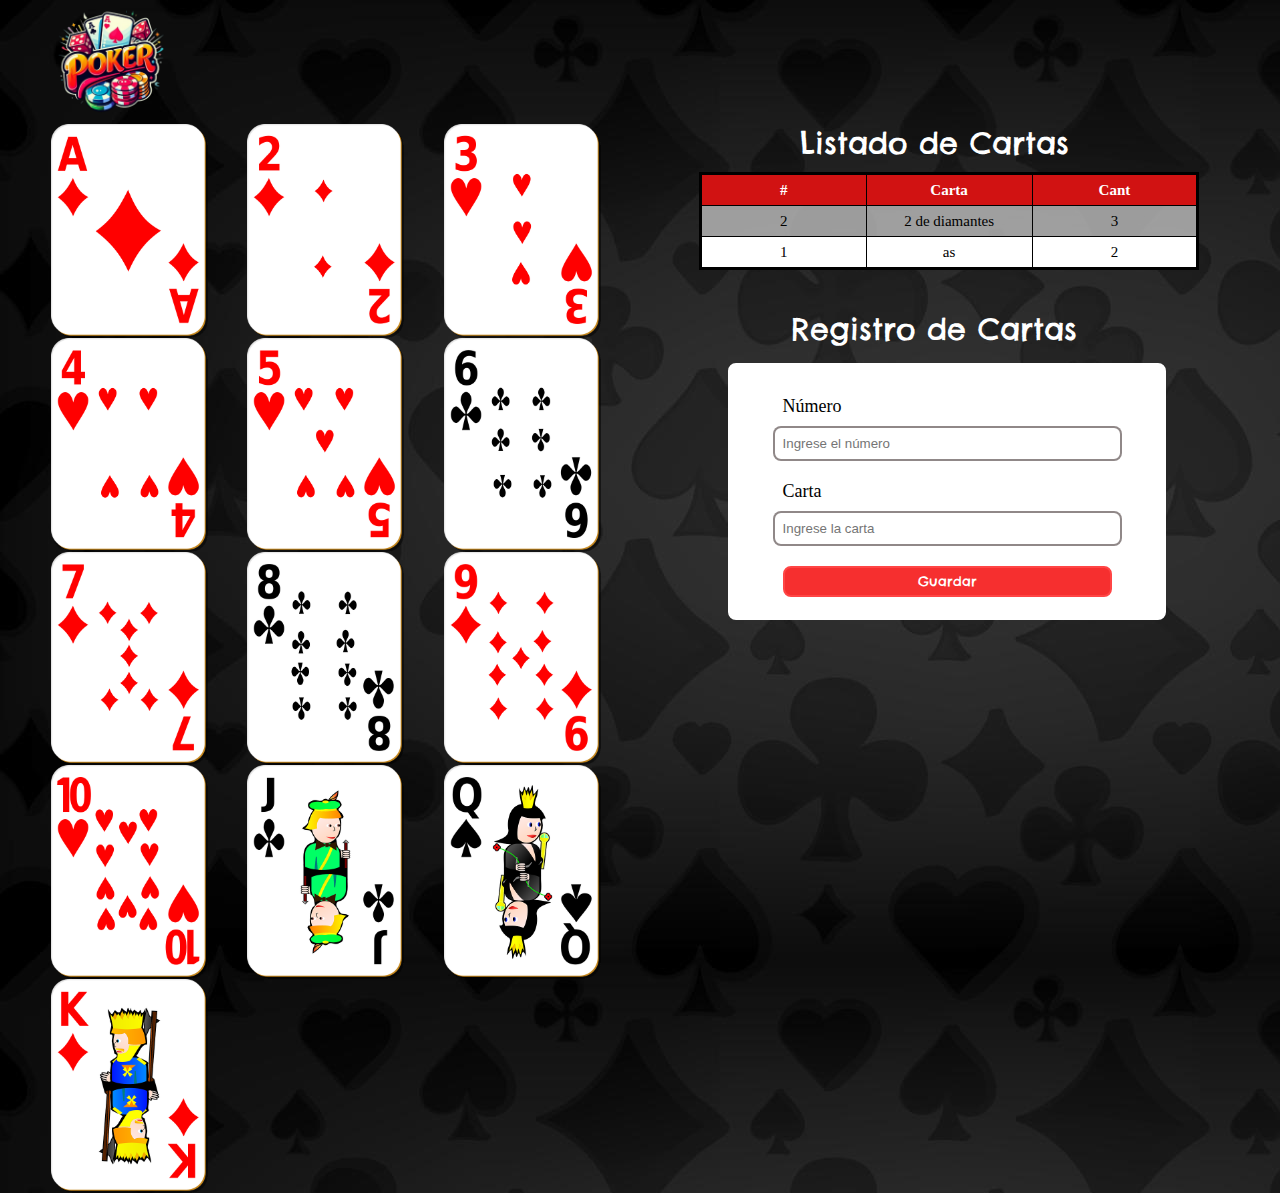
<file: index.html>
<!DOCTYPE html>
<html lang="en">

<head>
    <meta charset="UTF-8">
    <meta name="viewport" content="width=device-width, initial-scale=1.0">
    <link rel="stylesheet" href="css/style.css">
    <title>Poker</title>
    <script src="https://code.jquery.com/jquery-3.3.1.min.js" crossorigin="anonymous"></script>

</head>

<body>
    <header class="header">
        <nav>
            <img class="logo" src="img/logo1.png" alt="ShowDown">
        </nav>
    </header>
    <main>
        <div class="contenedor">
            <div class="imgCartas">
                <img class="cartas" src="img/1.png" alt="" data-carta="1">
                <img class="cartas" src="img/2.png" alt="" data-carta="2">
                <img class="cartas" src="img/3.png" alt="" data-carta="3">
                <img class="cartas" src="img/4.png" alt="" data-carta="4">
                <img class="cartas" src="img/5.png" alt="" data-carta="5">
                <img class="cartas" src="img/6.png" alt="" data-carta="6">
                <img class="cartas" src="img/7.png" alt="" data-carta="7">
                <img class="cartas" src="img/8.png" alt="" data-carta="8">
                <img class="cartas" src="img/9.png" alt="" data-carta="9">
                <img class="cartas" src="img/10.png" alt="" data-carta="10">
                <img class="cartas" src="img/11.png" alt="" data-carta="11">
                <img class="cartas" src="img/12.png" alt="" data-carta="12">
                <img class="cartas" src="img/13.png" alt="" data-carta="13">
            </div>

            <div class="informacion">
                <div class="tabla">
                    <h2>Listado de Cartas</h2>
                    <table class="table">
                        <thead>
                            <tr>
                                <th>#</th>
                                <th>Carta</th>
                                <th>Cant</th>
                            </tr>
                        </thead>
                        <tbody id="lista">
                            <tr>
                                <td>1</td>
                                <td>As</td>
                                <td>2</td>
                            </tr>
                            <tr>
                                <td>2</td>
                                <td>2 Diamantes</td>
                                <td>3</td>
                            </tr>
                        </tbody>

                    </table>
                </div>

                <div class="registro">
                    <h2>Registro de Cartas</h2>
                    <form class="formularioRegistro">
                        <label for="inputNumero" class="labels">Número</label>
                        <input type="text" id="numero" placeholder="Ingrese el número" class="inputs">
                        <label for="inputCarta" class="labels" >Carta</label>
                        <input type="text" id="carta" placeholder="Ingrese la carta" class="inputs">
                        <button class="btn-registrar" id="registrar">Guardar</button>
                    </form>


                </div>
            </div>
        </div>
    </main>

    <script src="js/script.js"></script>
</body>

</html>
</file>
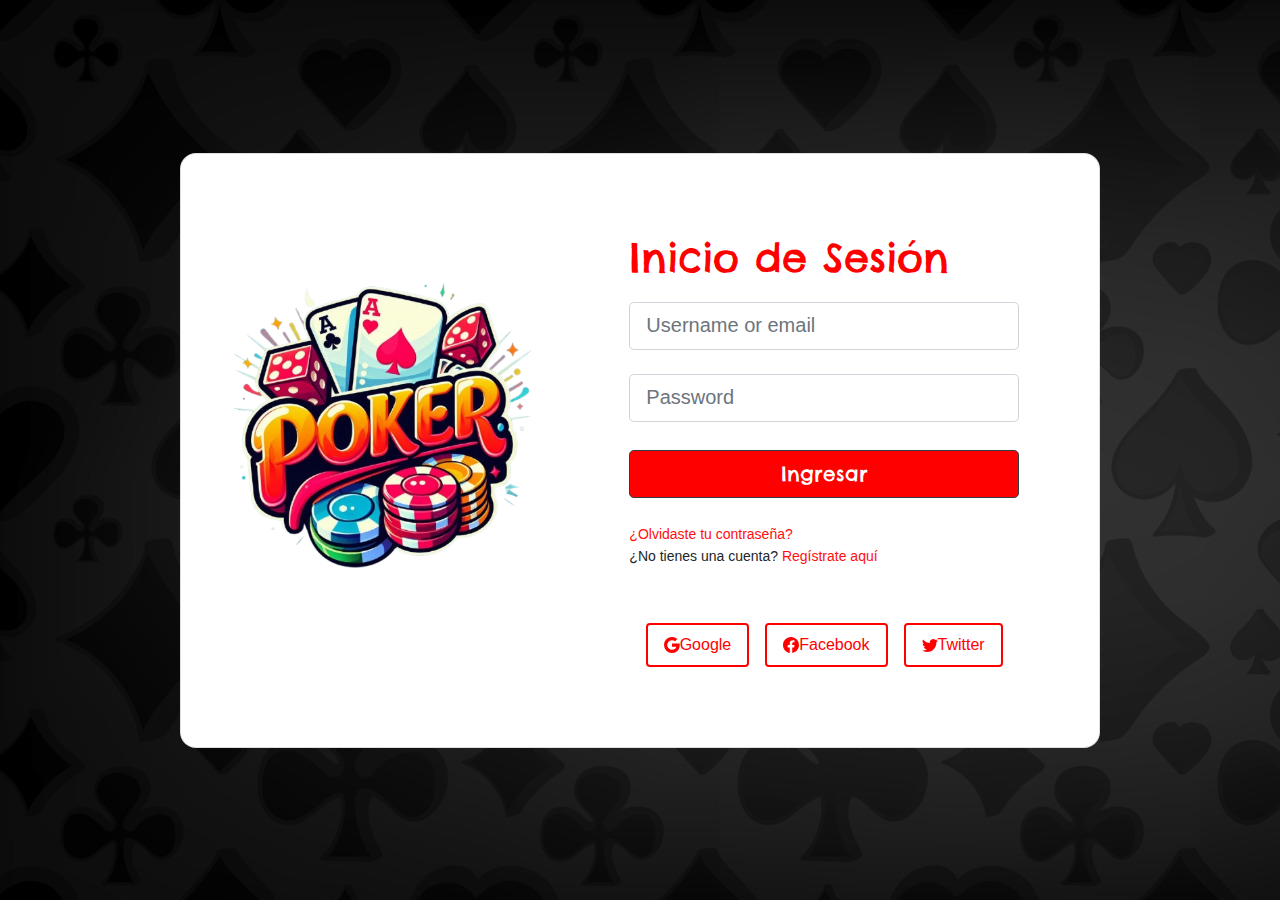
<file: html/login.html>
<!DOCTYPE html>
<html lang="en">

<head>
  <meta charset="UTF-8">
  <meta name="viewport" content="width=device-width, initial-scale=1.0">
  <title>Login Poker</title>
  <link href="https://stackpath.bootstrapcdn.com/bootstrap/4.5.2/css/bootstrap.min.css" rel="stylesheet">
  <link rel="stylesheet" href="../css/login.css">
  <link rel="preconnect" href="https://fonts.googleapis.com">
  <link rel="preconnect" href="https://fonts.gstatic.com" crossorigin>
  <link href="https://fonts.googleapis.com/css2?family=Chelsea+Market&family=Delius&family=Gochi+Hand&display=swap" rel="stylesheet">
</head>

<body style="background-image: url('../img/fondo.jpg');">
  <section class="vh-100">
    <div class="container py-5 h-100">
      <div class="row d-flex justify-content-center align-items-center h-100">
        <div style="background-color: rgba(234, 234, 234, 0.005);" class="col col-xl-10">
          <div id="contain" class="card">
            <div class="row g-0">
              <div class="col-md-6 col-lg-5 d-none d-md-block d-flex align-items-center" style="background: none;">
                <img src="../img/logo1.png" alt="login form" class="img-fluid" style="border-radius: 1rem 0 0 1rem; margin-top: 20%;" />
              </div>
              <div class="col-md-6 col-lg-7 d-flex align-items-center" style="background: none;">
                <div class="card-body p-4 p-lg-5 text-black">
                  <form id="loginForm">
                    <div class="d-flex align-items-center mb-3 pb-1">
                      <i class="fas fa-cubes fa-2x me-3" style="color: #ff6219;"></i>
                      <span class="h1 fw-bold mb-0" style="font-family: Chelsea Market, system-ui; font-weight: 400;color: red;">Inicio de Sesión</span>
                    </div>

                    <div data-mdb-input-init class="form-outline mb-4">
                      <input type="text" id="username" class="form-control form-control-lg" placeholder="Username or email" />
                    </div>

                    <div data-mdb-input-init class="form-outline mb-4">
                      <input type="password" id="password" class="form-control form-control-lg" placeholder="Password" />
                    </div>

                    <div class="pt-1 mb-4">
                      <button id="logear" data-mdb-button-init data-mdb-ripple-init class="btn btn-dark btn-lg btn-block" type="submit">Ingresar</button>
                    </div>

                    <div class="form-links">
                      <a class="small" href="#!" style="font-size: 0.875rem;">¿Olvidaste tu contraseña?</a>
                      <p class="mb-5 pb-lg-2" style="font-size: 0.875rem;">¿No tienes una cuenta? <a href="#!">Regístrate aquí</a></p>
                    </div>

                    <div class="social-buttons">
                      <a href="#!" class="btn btn-outline-primary">
                        <svg xmlns="http://www.w3.org/2000/svg" width="16" height="16" fill="currentColor" class="bi bi-google" viewBox="0 0 16 16">
                          <path d="M15.545 6.558a9.42 9.42 0 0 1 .139 1.626c0 2.434-.87 4.492-2.384 5.885h.002C11.978 15.292 10.158 16 8 16A8 8 0 1 1 8 0a7.689 7.689 0 0 1 5.352 2.082l-2.284 2.284A4.347 4.347 0 0 0 8 3.166c-2.087 0-3.86 1.408-4.492 3.304a4.792 4.792 0 0 0 0 3.063h.003c.635 1.893 2.405 3.301 4.492 3.301 1.078 0 2.004-.276 2.722-.764h-.003a3.702 3.702 0 0 0 1.599-2.431H8v-3.08h7.545z" />
                        </svg>
                        <span class="ms-2 fs-6">Google</span>
                      </a>
                      <a href="#!" class="btn btn-outline-primary">
                        <svg xmlns="http://www.w3.org/2000/svg" width="16" height="16" fill="currentColor" class="bi bi-facebook" viewBox="0 0 16 16">
                          <path d="M16 8.049c0-4.446-3.582-8.05-8-8.05C3.58 0-.002 3.603-.002 8.05c0 4.017 2.926 7.347 6.75 7.951v-5.625h-2.03V8.05H6.75V6.275c0-2.017 1.195-3.131 3.022-3.131.876 0 1.791.157 1.791.157v1.98h-1.009c-.993 0-1.303.621-1.303 1.258v1.51h2.218l-.354 2.326H9.25V16c3.824-.604 6.75-3.934 6.75-7.951z" />
                        </svg>
                        <span class="ms-2 fs-6">Facebook</span>
                      </a>
                      <a href="#!" class="btn btn-outline-primary">
                        <svg xmlns="http://www.w3.org/2000/svg" width="16" height="16" fill="currentColor" class="bi bi-twitter" viewBox="0 0 16 16">
                          <path d="M5.026 15c6.038 0 9.341-5.003 9.341-9.334 0-.14 0-.282-.006-.422A6.685 6.685 0 0 0 16 3.542a6.658 6.658 0 0 1-1.889.518 3.301 3.301 0 0 0 1.447-1.817 6.533 6.533 0 0 1-2.087.793A3.286 3.286 0 0 0 7.875 6.03a9.325 9.325 0 0 1-6.767-3.429 3.289 3.289 0 0 0 1.018 4.382A3.323 3.323 0 0 1 .64 6.575v.045a3.288 3.288 0 0 0 2.632 3.218 3.203 3.203 0 0 1-.865.115 3.23 3.23 0 0 1-.614-.057 3.283 3.283 0 0 0 3.067 2.277A6.588 6.588 0 0 1 .78 13.58a6.32 6.32 0 0 1-.78-.045A9.344 9.344 0 0 0 5.026 15z" />
                        </svg>
                        <span class="ms-2 fs-6">Twitter</span>
                      </a>
                    </div>
                  </form>
                </div>
              </div>
            </div>
          </div>
        </div>
      </div>
    </div>
  </section>
  <script src="../js/script.js"></script>
</body>

</html>
</file>
<file: css/style.css>
@import url('https://fonts.googleapis.com/css2?family=Chelsea+Market&display=swap');
@import url('https://fonts.googleapis.com/css2?family=Delius&family=Gochi+Hand&display=swap');

* {
    margin: 0;
    padding: 0;
}

body {
    width: 100%;
    height: 100%;
    background-image: url('../img/fondo.jpg');
}

header {
    height: 10%;
    width: 100%;
}

header nav {
    height: 100%;
    vertical-align: middle;
}

.logo {
    margin-left: 4%;
    width: 120px;
    height: 120px;
    height: 10%;
}

main {
    margin-left: 4%;
    margin-right: 4%;
    display: flex;
    width: 92%;
}

.contenedor {
    display: flex;
}

h2 {
    font-family: "Chelsea Market", system-ui;
    font-weight: 500;
    font-style: normal;
    color: rgb(255, 255, 255);
    font-size: 30px;
}

.imgCartas {
    text-align: center;
    align-items: center;
    display: grid;
    grid-template-columns: repeat(auto-fit, minmax(150px, 1fr));
    width: 50%;
}

.imgCartas img {
    width: 80%;
    height: auto;
}

.informacion {
    text-align: center;
    width: 50%;
    align-items: center;
}

.tabla {
    width: 100%;
}

.table {
    line-height: 30px;
    margin: 0;
    margin-top: 10px;
    margin-left: 10%;
    width: 85%;
    margin-right: 10%;
    table-layout: fixed;
    border-collapse: collapse;
    border: 3px solid black;
    text-align: left;
    font-size: 15px;
    text-align: center;
    font-family: "Playpen Sans", cursive;
    font-optical-sizing: auto;
}

table th,
table td {
    border: 1px solid black;
}

thead tr:nth-child(odd) {
    background-color: rgb(209, 18, 18);
    color: white;

}

/* Color de fondo para las filas impares */
tbody tr:nth-child(odd) {
    background-color: rgba(190, 190, 190, 0.793);
}

/* Color de fondo para las filas pares */
tbody tr:nth-child(even) {
    background-color: white;
}

.registro {
    margin-top: 40px;
}

.formularioRegistro {
    font-family: "Playpen Sans", cursive;
    font-weight: 500;
    color: rgb(0, 0, 0);
    background-color: rgb(255, 255, 255);
    margin: 0;
    margin-top: 15px;
    border: 3px solid rgb(255, 255, 255);
    border-radius: 8px;
    padding: 10px;
    text-align: left;
    margin-left: 15%;
    width: 70%;
    display: grid;
    columns: 1;
    line-height: 2;
    font-size: 18px;
    padding-bottom: 20px;
}

.inputs {
    justify-self: center; /* Centra el botón horizontalmente */
    align-self: center; 
    width: 80%;
    padding: 8px;
    border-radius: 8px;
    border: 2px solid rgba(28, 13, 13, 0.49);
}

.labels {
    justify-self: center; /* Centra el botón horizontalmente */
    align-self: center; 
    width: 80%;
    margin-top: 10px;
    padding: 2px;
}

.btn-registrar {
    justify-self: center; /* Centra el botón horizontalmente */
    align-self: center; 
    margin-top: 20px;
    width: 80%;
    padding: 5px;
    background-color: rgb(246, 47, 47);
    border: 2px solid rgb(255, 69, 69);
    border-radius: 8px;
    color: white;
    font-family: "Chelsea Market", system-ui;
}

.btn-registrar:hover {
    background-color: black;
    border: 2px solid rgb(0, 0, 0);
    cursor: pointer;
    
}

@media only screen and (max-width: 600px) {

    .contenedor {
        width: 100%;
        display: block;
    }

    body{
        align-items: center;
    }

    .imgCartas,
    .informacion {
        width: 100%;
    }

    .imgCartas{
        margin-left: 5%;
        margin-bottom: 20px;
    }

    nav{
        text-align: center;
    }
}
</file>
<file: css/login.css>
#contain {
    background-color: rgb(255, 255, 255);
    border-radius: 1rem;
    position: relative;
    padding: 2rem;
    overflow: hidden;
  }



  #logear {
    background-color: red;
    font-family: Chelsea Market, system-ui;
    font-weight: 400;
  }

  #logear:hover {
    background-color: black;
    cursor: pointer;
  }

  .social-buttons {
    display: flex;
    justify-content: center;
    gap: 1rem;
    margin-top: 1rem;
  }

  .social-buttons a {
    border: 2px solid red;
    color: red;
    display: flex;
    align-items: center;
    text-decoration: none;
    transition: background-color 0.3s ease, color 0.3s ease;
    padding: 0.5rem 1rem;
  }

  .social-buttons a:hover {
    background-color: black;
    color: white;
  }

  .social-buttons svg {
    fill: red;
  }

  .form-links a {
    color: #ff0e0e;
  }

  .form-links a:hover {
    color: #ff2b2b;
    text-decoration: none;
  }
</file>
